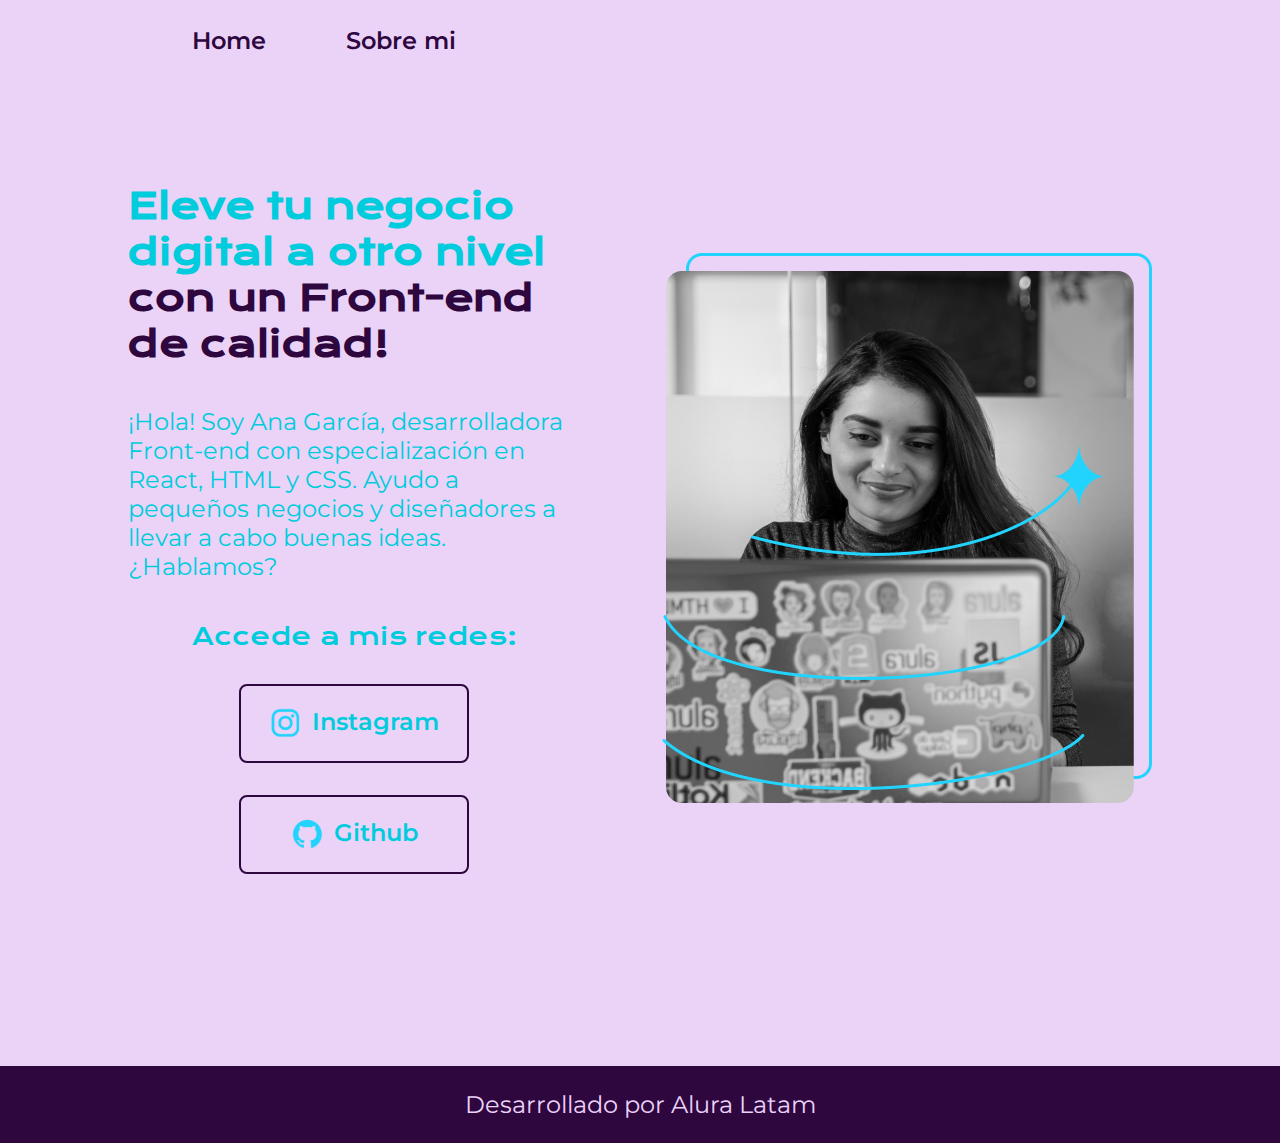
<file: index.html>
<!DOCTYPE html>
<html lang="es">
<head>
    <meta charset="UTF-8">
    <meta http-equiv="X-UA-Compatible" content="IE=edge">
    <meta name="viewport" content="width=device-width, initial-scale=1.0">
    <title>Portafolio</title>
    <link rel="stylesheet" href="./styles/style.css"

</head>
<body>
   <header class="header">
        <nav class="header__menu">
            <a class="header__menu__link" href="index.html">Home</a>
            <a class="header__menu__link" href="about.html">Sobre mi</a>

        </nav>
    </header>
    <main class="presentacion">
        <section class="presentacion__contenido">
            <h1 class="presentacion__contenido__titulo">
                Eleve tu negocio digital a otro nivel 
               <strong class="titulo-destaque">con un Front-end de calidad!
               </strong></h1>
               <p class="presentacion__contenido__texto">¡Hola! Soy Ana García, desarrolladora Front-end con 
                  especialización en React, HTML y CSS. Ayudo a pequeños 
                  negocios y diseñadores a llevar a cabo buenas ideas.
                  ¿Hablamos?

              </p>

              <div class="presentacion__enlaces">
                  <h2 class="presentacion__enlaces__subtitulo">Accede a mis redes:</h2>
                  <a class= "presentacion__enlaces__link" href="https://www.instagram.com/">
                  <img src="./assets/instagram.png">
                  Instagram</a>
                  <a class= "presentacion__enlaces__link" href="https://www.github.com/">
                  <img src="./assets/github.png">
                  Github</a>

              </div>


           </section>
           <img class="presentacion__imagen" src="./assets/Imagem.png" alt="Imagen de Ana Garcia desarrolando un proyecto">
       </main>
       <footer class="footer">
           <p>Desarrollado por Alura Latam</p>
       </footer>
</body>
</html>
</file>
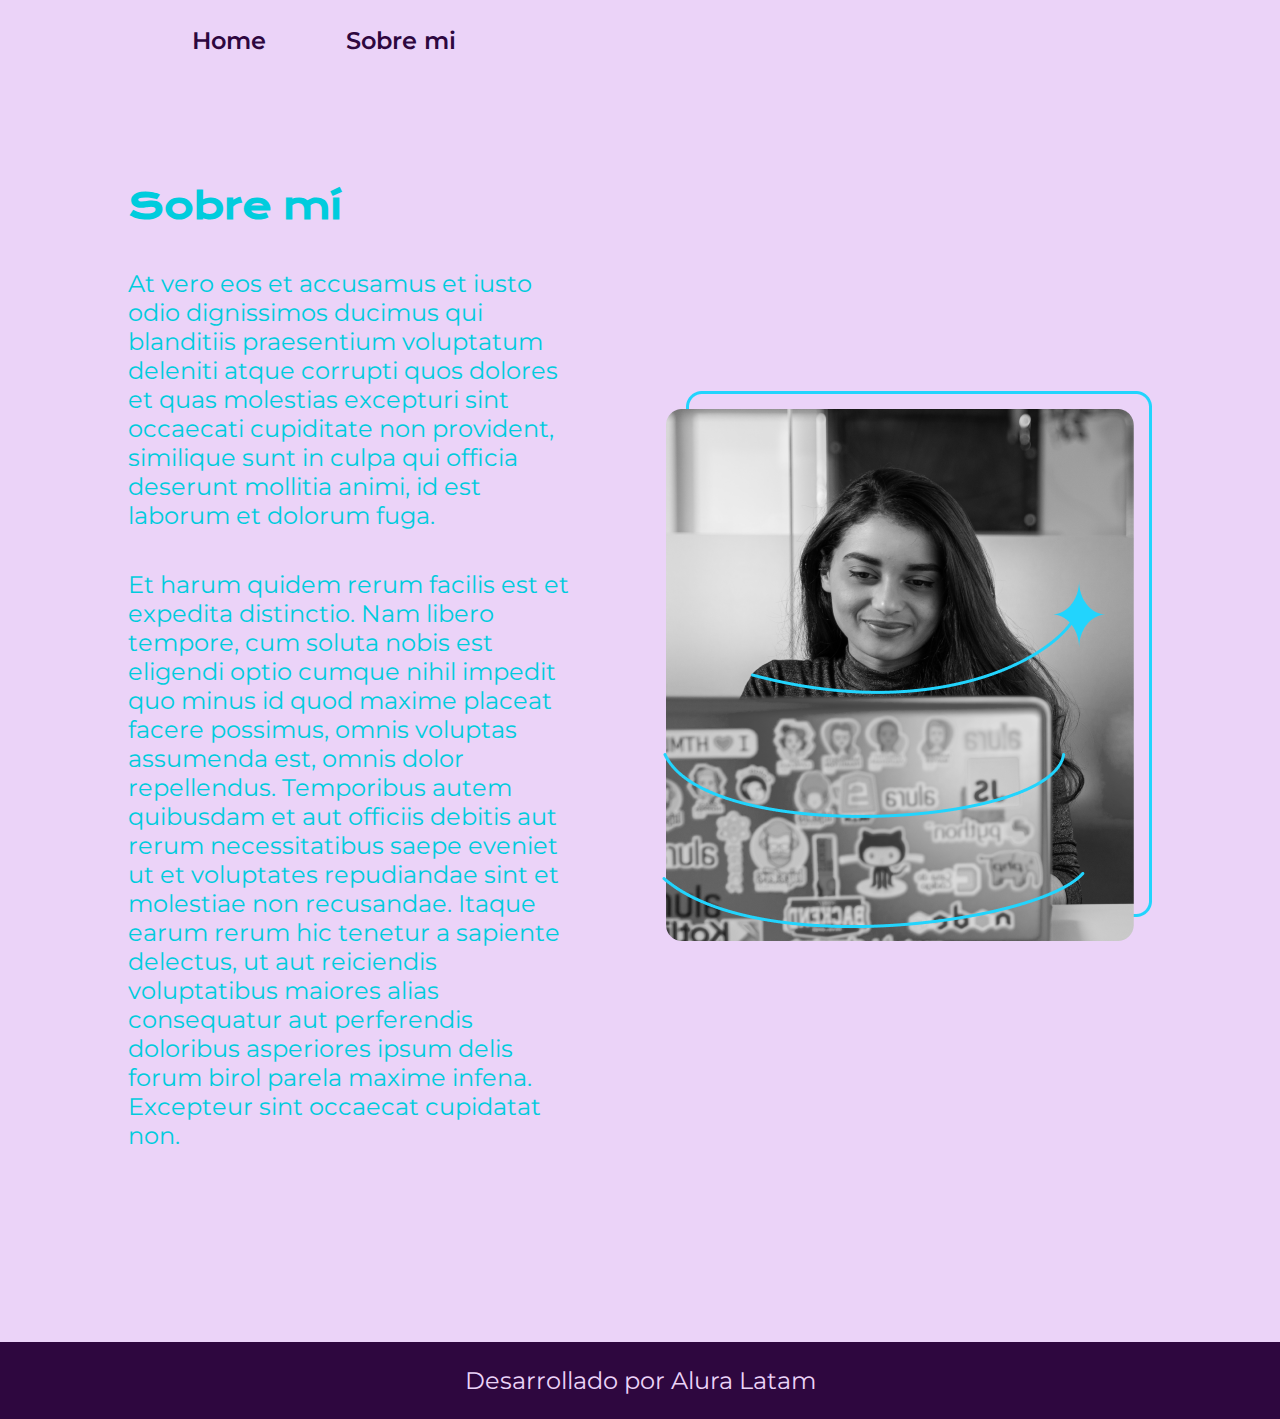
<file: about.html>
<!DOCTYPE html>
<html lang="es">
<head>
    <meta charset="UTF-8">
    <meta name="viewport" content="width=device-width, initial-scale=1.0">
    <title>Sobre mí</title>
    <link rel="stylesheet" href="./styles/style.css">
</head>
<body>
    <header class="header">
        <nav class="header__menu">
            <a class="header__menu__link" href="index.html">Home</a>
            <a class="header__menu__link" href="about.html">Sobre mi</a>

        </nav>
    </header>
    <main class="presentacion">

<section class="presentacion__contenido">
    <h1 class="presentacion__contenido__titulo">Sobre mí</h1>
    <p class="presentacion__contenido__texto">At vero eos et accusamus et iusto odio dignissimos ducimus qui blanditiis praesentium voluptatum deleniti atque corrupti
    quos dolores et quas molestias excepturi sint occaecati cupiditate non provident, similique sunt in culpa qui officia deserunt
    mollitia animi, id est laborum et dolorum fuga.</p>
    <p class="presentacion__contenido__texto">Et harum quidem rerum facilis est et expedita distinctio. Nam libero tempore, cum soluta nobis est eligendi optio cumque
    nihil impedit quo minus id quod maxime placeat facere possimus, omnis voluptas assumenda est, omnis dolor repellendus.
    Temporibus autem quibusdam et aut officiis debitis aut rerum necessitatibus saepe eveniet ut et voluptates repudiandae sint et
    molestiae non recusandae. Itaque earum rerum hic tenetur a sapiente delectus, ut aut reiciendis voluptatibus maiores alias
    consequatur aut perferendis doloribus asperiores ipsum delis forum birol parela maxime infena. Excepteur sint occaecat
    cupidatat non.</p>

</section>

        <img class="presentacion__imagen" src="./assets/Imagem.png" alt="Imagen de Ana Garcia desarrolando un proyecto">
    
    
    </main>
    <footer class="footer">
        <p>Desarrollado por Alura Latam</p>
    </footer>
</body>
</html>
</file>
<file: styles/style.css>
@import url('https://fonts.googleapis.com/css2?family=Krona+One&family=Montserrat:ital,wght@0,100..900;1,100..900&display=swap');


:root{
    --color-primario: #EBD3F8;
    --color-secundario: #00CCDD;
    --color-terciario: #2E073F;
    --fuente-monserrat: 'Montserrat', sans-serif;
    --fuente-krona: 'krona One', sans-serif;
    --color-hover: #272727;
}


* {
    padding: 0;
    margin: 0;
}
body {
    box-sizing: border-box;
    background-color: var(--color-primario);
    color: var(--color-secundario);
}

.header{
    padding: 2% 0% 0% 15%;

}

.header__menu{
    display: flex;
    gap: 80px;

}

.header__menu__link{
    font-family: var(--fuente-monserrat);
    font-size: 1.5rem;
    font-weight: 600;
    color: var(--color-terciario);
    text-decoration: none;

}
.presentacion{
    padding: 10% 10% 15%;
    display: flex;
    align-items: center;
    justify-content: space-between;
    gap: 82px;
}

.presentacion__contenido{
    width: 50%;
    display: flex;
    flex-direction: column;
    gap: 40px;
}

.presentacion__contenido__titulo{
    font-size: 2.25rem;
    font-family: var(--fuente-krona);
}

.titulo-destaque{
    color: var(--color-terciario);
}

.presentacion__contenido__texto{
    font-size: 1.5rem;
    font-family: var(--fuente-monserrat);
}

.presentacion__enlaces{
    display: flex;
    justify-content:space-between;
    flex-direction: column;
    align-items: center;
    gap: 32px;
}

.presentacion__enlaces__subtitulo{
    font-family: var(--fuente-krona);
    font-size: 1.5rem;
    font-weight: 400;
}

.presentacion__enlaces__link{
    width: 50%;
    text-align: center;
    border-radius: 8px;
    font-size: 1.5rem;
    font-weight: 600;
    padding: 21.5px 0;
    text-decoration: none;
    color: var(--color-secundario);
    font-family: var(--fuente-monserrat);
    border: 2px solid var(--color-terciario);
    display: flex;
    justify-content: center;
    gap: 10px;
}

.presentacion__enlaces__link:hover{

    background-color: var(--color-hover);
}

.presentacion__imagen{
    width: 50%;
}

.footer{
    background-color: var(--color-terciario);
    padding: 1.5rem;
    color: var(--color-primario);
    text-align: center;
    font-family: var(--fuente-monserrat);
    font-size: 1.5rem;
    font-weight: 400;
}

@media (max-width:1200px ){

    .header{
        padding: 10%;
    }

    .header__menu{
        justify-content: center;
    }

    .presentacion{
        flex-direction: column-reverse;
        padding: 5%;
    }

    .presentacion__contenido{
        width: auto;
    }
}
</file>
